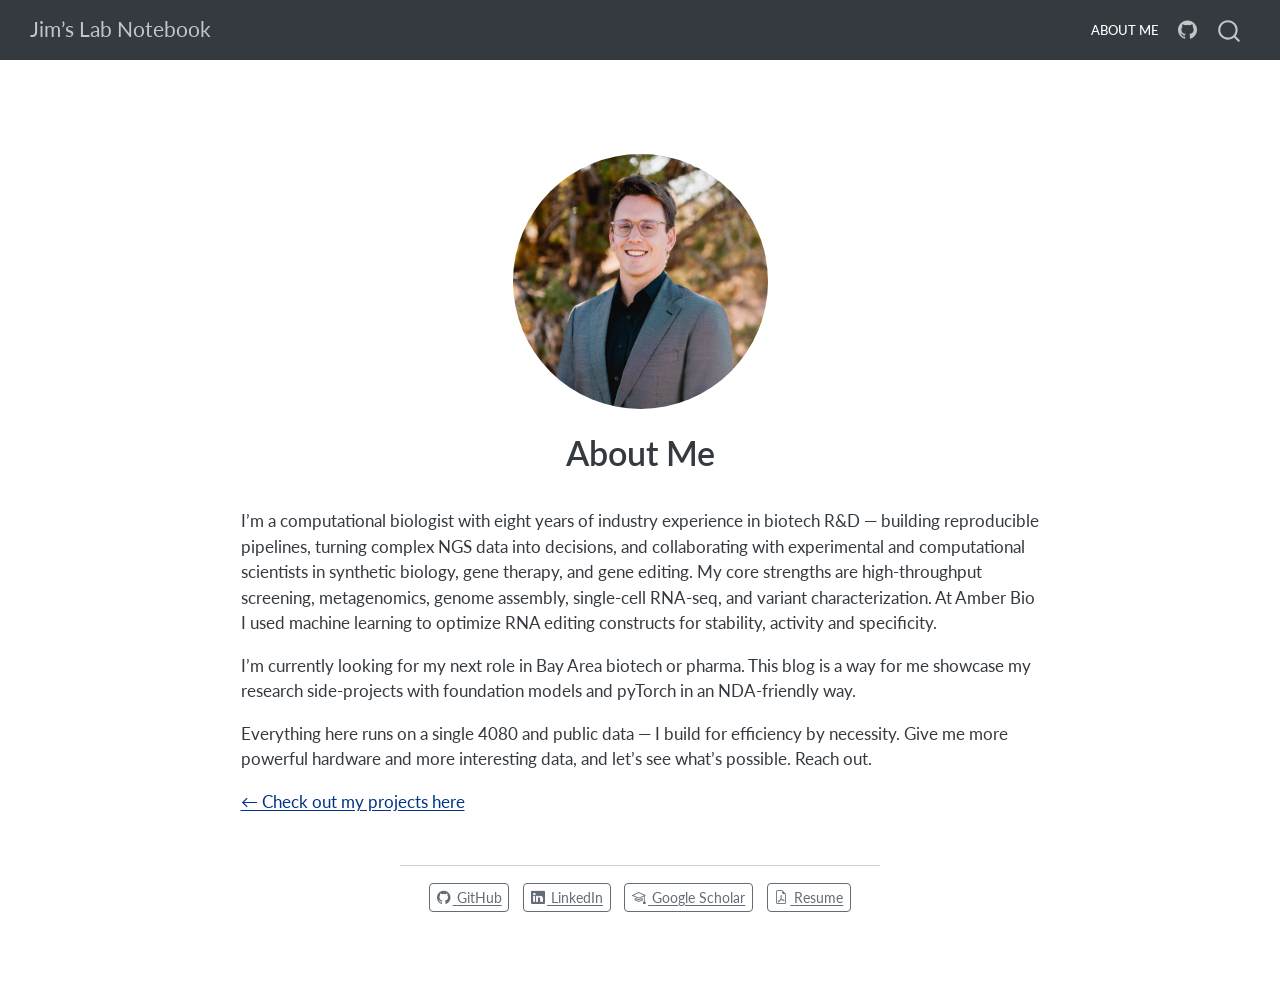
<file: about.html>
<!DOCTYPE html>
<html xmlns="http://www.w3.org/1999/xhtml" lang="en" xml:lang="en"><head>

<meta charset="utf-8">
<meta name="generator" content="quarto-1.10.19">

<meta name="viewport" content="width=device-width, initial-scale=1.0, user-scalable=yes">


<title>About Me – Jim’s Lab Notebook</title>
<style>
/* Default styles provided by pandoc.
** See https://pandoc.org/MANUAL.html#variables-for-html for config info.
*/
span.smallcaps{font-variant: small-caps;}
div.columns{display: flex; gap: 1.5em;}
div.column{flex: auto;}
@media screen {
div.columns{gap: min(4vw, 1.5em);}
div.column{overflow-x: auto;}
}
div.hanging-indent{margin-left: 1.5em; text-indent: -1.5em;}
ul.task-list{list-style: none;}
ul.task-list li input[type="checkbox"] {
  width: 0.8em;
  margin: 0 0.8em 0.2em -1em; /* quarto-specific, see https://github.com/quarto-dev/quarto-cli/issues/4556 */ 
  vertical-align: middle;
}
</style>


<script src="site_libs/quarto-nav/quarto-nav.js"></script>
<script src="site_libs/quarto-nav/headroom.min.js"></script>
<script src="site_libs/clipboard/clipboard.min.js"></script>
<script src="site_libs/quarto-search/autocomplete.umd.js"></script>
<script src="site_libs/quarto-search/fuse.min.js"></script>
<script src="site_libs/quarto-search/quarto-search.js"></script>
<meta name="quarto:offset" content="./">
<script src="site_libs/quarto-html/quarto.js" type="module"></script>
<script src="site_libs/quarto-html/tabsets/tabsets.js" type="module"></script>
<script src="site_libs/quarto-html/popper.min.js"></script>
<script src="site_libs/quarto-html/tippy.umd.min.js"></script>
<link href="site_libs/quarto-html/tippy.css" rel="stylesheet">
<link href="site_libs/quarto-html/quarto-syntax-highlighting-bf27225e3a48a9273f3daa8f8e829971.css" rel="stylesheet" id="quarto-text-highlighting-styles">
<script src="site_libs/bootstrap/bootstrap.min.js"></script>
<link href="site_libs/bootstrap/bootstrap-icons.css" rel="stylesheet">
<link href="site_libs/bootstrap/bootstrap-687364cc2cc5b3a9e4242b498ea9690e.min.css" rel="stylesheet" append-hash="true" id="quarto-bootstrap" data-mode="light">
<script id="quarto-search-options" type="application/json">{
  "location": "navbar",
  "copy-button": false,
  "collapse-after": 3,
  "panel-placement": "end",
  "type": "overlay",
  "limit": 50,
  "keyboard-shortcut": [
    "f",
    "/",
    "s"
  ],
  "show-item-context": false,
  "language": {
    "search-no-results-text": "No results",
    "search-matching-documents-text": "matching documents",
    "search-copy-link-title": "Copy link to search",
    "search-hide-matches-text": "Hide additional matches",
    "search-more-match-text": "more match in this document",
    "search-more-matches-text": "more matches in this document",
    "search-clear-button-title": "Clear",
    "search-text-placeholder": "",
    "search-detached-cancel-button-title": "Cancel",
    "search-submit-button-title": "Submit",
    "search-label": "Search"
  }
}</script>
<link rel="preconnect" href="https://fonts.googleapis.com">
<link rel="preconnect" href="https://fonts.gstatic.com" crossorigin="">
<link rel="stylesheet" href="https://fonts.googleapis.com/css2?family=Lato:ital,wght@0,400;0,700;0,900;1,400;1,700;1,900&amp;display=swap">


<link rel="stylesheet" href="styles.css">
</head>

<body class="nav-fixed fullcontent quarto-light">

<div id="quarto-search-results"></div>
  <header id="quarto-header" class="headroom fixed-top">
    <nav class="navbar navbar-expand-lg " data-bs-theme="dark">
      <div class="navbar-container container-fluid">
      <div class="navbar-brand-container mx-auto">
    <a class="navbar-brand" href="./index.html">
    <span class="navbar-title">Jim’s Lab Notebook</span>
    </a>
  </div>
            <div id="quarto-search" class="" title="Search"></div>
          <button class="navbar-toggler" type="button" data-bs-toggle="collapse" data-bs-target="#navbarCollapse" aria-controls="navbarCollapse" role="menu" aria-expanded="false" aria-label="Toggle navigation" onclick="if (window.quartoToggleHeadroom) { window.quartoToggleHeadroom(); }">
  <span class="navbar-toggler-icon"></span>
</button>
          <div class="collapse navbar-collapse" id="navbarCollapse">
            <ul class="navbar-nav navbar-nav-scroll ms-auto">
  <li class="nav-item">
    <a class="nav-link active" href="./about.html" aria-current="page"> 
<span class="menu-text">About Me</span></a>
  </li>  
  <li class="nav-item compact">
    <a class="nav-link" href="https://github.com/jimbogrif"> <i class="bi bi-github" role="img">
</i> 
<span class="menu-text"></span></a>
  </li>  
</ul>
          </div> <!-- /navcollapse -->
            <div class="quarto-navbar-tools">
</div>
      </div> <!-- /container-fluid -->
    </nav>
</header>
<!-- content -->
<div id="quarto-content" class="quarto-container page-columns page-rows-contents page-layout-article page-navbar">
<!-- sidebar -->
<!-- margin-sidebar -->
    
<!-- main -->
<div class="quarto-about-jolla">
  <img src="assets/headshot.jpg" class="about-image
  round " style="height: 15em; width: 15em;">
 <header id="title-block-header" class="quarto-title-block default">
<div class="quarto-title">
<h1 class="title">About Me</h1>
</div>
<div class="quarto-title-meta">
  </div>
</header><main class="content" id="quarto-document-content">
<div class="left">
<p>I’m a computational biologist with eight years of industry experience in biotech R&amp;D — building reproducible pipelines, turning complex NGS data into decisions, and collaborating with experimental and computational scientists in synthetic biology, gene therapy, and gene editing. My core strengths are high-throughput screening, metagenomics, genome assembly, single-cell RNA-seq, and variant characterization. At Amber Bio I used machine learning to optimize RNA editing constructs for stability, activity and specificity.</p>
<p>I’m currently looking for my next role in Bay Area biotech or pharma. This blog is a way for me showcase my research side-projects with foundation models and pyTorch in an NDA-friendly way.</p>
<p>Everything here runs on a single 4080 and public data — I build for efficiency by necessity. Give me more powerful hardware and more interesting data, and let’s see what’s possible. Reach out.</p>
<p><a href="../">← Check out my projects here</a></p>
</div>


</main> 
  <hr class="about-sep">
   <div class="about-links">
  <a href="https://github.com/jimbogrif" class="about-link" rel="" target="">
    <i class="bi bi-github"></i>
     <span class="about-link-text">GitHub</span>
  </a>
  <a href="https://www.linkedin.com/in/jim-griffin-7b156a157/" class="about-link" rel="" target="">
    <i class="bi bi-linkedin"></i>
     <span class="about-link-text">LinkedIn</span>
  </a>
  <a href="https://scholar.google.com/citations?user=z8KVusIAAAAJ" class="about-link" rel="" target="">
    <i class="bi bi-mortarboard"></i>
     <span class="about-link-text">Google Scholar</span>
  </a>
  <a href="/assets/resume.pdf" class="about-link" rel="" target="">
    <i class="bi bi-file-earmark-pdf"></i>
     <span class="about-link-text">Resume</span>
  </a>
</div>
</div>
 <!-- /main -->
<script id="quarto-html-after-body" type="application/javascript">
  window.document.addEventListener("DOMContentLoaded", function (event) {
    const isCodeAnnotation = (el) => {
      for (const clz of el.classList) {
        if (clz.startsWith('code-annotation-')) {                     
          return true;
        }
      }
      return false;
    }
    const onCopySuccess = function(e) {
      // button target
      const button = e.trigger;
      // don't keep focus
      button.blur();
      // flash "checked"
      button.classList.add('code-copy-button-checked');
      var currentTitle = button.getAttribute("title");
      button.setAttribute("title", "Copied!");
      let tooltip;
      if (window.bootstrap) {
        button.setAttribute("data-bs-toggle", "tooltip");
        button.setAttribute("data-bs-placement", "left");
        button.setAttribute("data-bs-title", "Copied!");
        tooltip = new bootstrap.Tooltip(button, 
          { trigger: "manual", 
            customClass: "code-copy-button-tooltip",
            offset: [0, -8]});
        tooltip.show();    
      }
      setTimeout(function() {
        if (tooltip) {
          tooltip.hide();
          button.removeAttribute("data-bs-title");
          button.removeAttribute("data-bs-toggle");
          button.removeAttribute("data-bs-placement");
        }
        button.setAttribute("title", currentTitle);
        button.classList.remove('code-copy-button-checked');
      }, 1000);
      // clear code selection
      e.clearSelection();
    }
    const getTextToCopy = function(trigger) {
      const outerScaffold = trigger.parentElement.cloneNode(true);
      const codeEl = outerScaffold.querySelector('code');
      for (const childEl of codeEl.children) {
        if (isCodeAnnotation(childEl)) {
          childEl.remove();
        }
      }
      return codeEl.innerText;
    }
    const clipboard = new window.ClipboardJS('.code-copy-button:not([data-in-quarto-modal])', {
      text: getTextToCopy
    });
    clipboard.on('success', onCopySuccess);
    if (window.document.getElementById('quarto-embedded-source-code-modal')) {
      const clipboardModal = new window.ClipboardJS('.code-copy-button[data-in-quarto-modal]', {
        text: getTextToCopy,
        container: window.document.getElementById('quarto-embedded-source-code-modal')
      });
      clipboardModal.on('success', onCopySuccess);
    }
      var localhostRegex = new RegExp(/^(?:http|https):\/\/localhost\:?[0-9]*\//);
      var mailtoRegex = new RegExp(/^mailto:/);
        var filterRegex = new RegExp("https:\/\/jimbogrif\.github\.io\/");
      var isInternal = (href) => {
          return filterRegex.test(href) || localhostRegex.test(href) || mailtoRegex.test(href);
      }
      // Inspect non-navigation links and adorn them if external
     var links = window.document.querySelectorAll('a[href]:not(.nav-link):not(.navbar-brand):not(.toc-action):not(.sidebar-link):not(.sidebar-item-toggle):not(.pagination-link):not(.no-external):not([aria-hidden]):not(.dropdown-item):not(.quarto-navigation-tool):not(.about-link)');
      for (var i=0; i<links.length; i++) {
        const link = links[i];
        if (!isInternal(link.href)) {
          // undo the damage that might have been done by quarto-nav.js in the case of
          // links that we want to consider external
          if (link.dataset.originalHref !== undefined) {
            link.href = link.dataset.originalHref;
          }
        }
      }
    function tippyHover(el, contentFn, onTriggerFn, onUntriggerFn) {
      const config = {
        allowHTML: true,
        maxWidth: 500,
        delay: 100,
        arrow: false,
        appendTo: function(el) {
            return el.parentElement;
        },
        interactive: true,
        interactiveBorder: 10,
        theme: 'quarto',
        placement: 'bottom-start',
      };
      if (contentFn) {
        config.content = contentFn;
      }
      if (onTriggerFn) {
        config.onTrigger = onTriggerFn;
      }
      if (onUntriggerFn) {
        config.onUntrigger = onUntriggerFn;
      }
      window.tippy(el, config); 
    }
    const noterefs = window.document.querySelectorAll('a[role="doc-noteref"]');
    for (var i=0; i<noterefs.length; i++) {
      const ref = noterefs[i];
      tippyHover(ref, function() {
        // use id or data attribute instead here
        let href = ref.getAttribute('data-footnote-href') || ref.getAttribute('href');
        try { href = new URL(href).hash; } catch {}
        const id = href.replace(/^#\/?/, "");
        const note = window.document.getElementById(id);
        if (note) {
          return note.innerHTML;
        } else {
          return "";
        }
      });
    }
    const xrefs = window.document.querySelectorAll('a.quarto-xref');
    const processXRef = (id, note) => {
      // Strip column container classes
      const stripColumnClz = (el) => {
        el.classList.remove("page-full", "page-columns");
        if (el.children) {
          for (const child of el.children) {
            stripColumnClz(child);
          }
        }
      }
      stripColumnClz(note)
      if (id === null || id.startsWith('sec-')) {
        // Special case sections, only their first couple elements
        const container = document.createElement("div");
        if (note.children && note.children.length > 2) {
          container.appendChild(note.children[0].cloneNode(true));
          for (let i = 1; i < note.children.length; i++) {
            const child = note.children[i];
            if (child.tagName === "P" && child.innerText === "") {
              continue;
            } else {
              container.appendChild(child.cloneNode(true));
              break;
            }
          }
          if (window.Quarto?.typesetMath) {
            window.Quarto.typesetMath(container);
          }
          return container.innerHTML
        } else {
          if (window.Quarto?.typesetMath) {
            window.Quarto.typesetMath(note);
          }
          return note.innerHTML;
        }
      } else {
        // Remove any anchor links if they are present
        const anchorLink = note.querySelector('a.anchorjs-link');
        if (anchorLink) {
          anchorLink.remove();
        }
        if (window.Quarto?.typesetMath) {
          window.Quarto.typesetMath(note);
        }
        if (note.classList.contains("callout")) {
          return note.outerHTML;
        } else {
          return note.innerHTML;
        }
      }
    }
    for (var i=0; i<xrefs.length; i++) {
      const xref = xrefs[i];
      tippyHover(xref, undefined, function(instance) {
        instance.disable();
        let url = xref.getAttribute('href');
        let hash = undefined; 
        if (url.startsWith('#')) {
          hash = url;
        } else {
          try { hash = new URL(url).hash; } catch {}
        }
        if (hash) {
          const id = hash.replace(/^#\/?/, "");
          const note = window.document.getElementById(id);
          if (note !== null) {
            try {
              const html = processXRef(id, note.cloneNode(true));
              instance.setContent(html);
            } finally {
              instance.enable();
              instance.show();
            }
          } else {
            // See if we can fetch this
            fetch(url.split('#')[0])
            .then(res => res.text())
            .then(html => {
              const parser = new DOMParser();
              const htmlDoc = parser.parseFromString(html, "text/html");
              const note = htmlDoc.getElementById(id);
              if (note !== null) {
                const html = processXRef(id, note);
                instance.setContent(html);
              } 
            }).finally(() => {
              instance.enable();
              instance.show();
            });
          }
        } else {
          // See if we can fetch a full url (with no hash to target)
          // This is a special case and we should probably do some content thinning / targeting
          fetch(url)
          .then(res => res.text())
          .then(html => {
            const parser = new DOMParser();
            const htmlDoc = parser.parseFromString(html, "text/html");
            const note = htmlDoc.querySelector('main.content');
            if (note !== null) {
              // This should only happen for chapter cross references
              // (since there is no id in the URL)
              // remove the first header
              if (note.children.length > 0 && note.children[0].tagName === "HEADER") {
                note.children[0].remove();
              }
              const html = processXRef(null, note);
              instance.setContent(html);
            } 
          }).finally(() => {
            instance.enable();
            instance.show();
          });
        }
      }, function(instance) {
      });
    }
        let selectedAnnoteEl;
        const selectorForAnnotation = ( cell, annotation) => {
          let cellAttr = 'data-code-cell="' + cell + '"';
          let lineAttr = 'data-code-annotation="' +  annotation + '"';
          const selector = 'span[' + cellAttr + '][' + lineAttr + ']';
          return selector;
        }
        const selectCodeLines = (annoteEl) => {
          const doc = window.document;
          const targetCell = annoteEl.getAttribute("data-target-cell");
          const targetAnnotation = annoteEl.getAttribute("data-target-annotation");
          const annoteSpan = window.document.querySelector(selectorForAnnotation(targetCell, targetAnnotation));
          const lines = annoteSpan.getAttribute("data-code-lines").split(",");
          const lineIds = lines.map((line) => {
            return targetCell + "-" + line;
          })
          let top = null;
          let height = null;
          let parent = null;
          if (lineIds.length > 0) {
              //compute the position of the single el (top and bottom and make a div)
              const el = window.document.getElementById(lineIds[0]);
              top = el.offsetTop;
              height = el.offsetHeight;
              parent = el.parentElement.parentElement;
            if (lineIds.length > 1) {
              const lastEl = window.document.getElementById(lineIds[lineIds.length - 1]);
              const bottom = lastEl.offsetTop + lastEl.offsetHeight;
              height = bottom - top;
            }
            if (top !== null && height !== null && parent !== null) {
              // cook up a div (if necessary) and position it 
              let div = window.document.getElementById("code-annotation-line-highlight");
              if (div === null) {
                div = window.document.createElement("div");
                div.setAttribute("id", "code-annotation-line-highlight");
                div.style.position = 'absolute';
                parent.appendChild(div);
              }
              div.style.top = top - 2 + "px";
              div.style.height = height + 4 + "px";
              div.style.left = 0;
              let gutterDiv = window.document.getElementById("code-annotation-line-highlight-gutter");
              if (gutterDiv === null) {
                gutterDiv = window.document.createElement("div");
                gutterDiv.setAttribute("id", "code-annotation-line-highlight-gutter");
                gutterDiv.style.position = 'absolute';
                const codeCell = window.document.getElementById(targetCell);
                const gutter = codeCell.querySelector('.code-annotation-gutter');
                gutter.appendChild(gutterDiv);
              }
              gutterDiv.style.top = top - 2 + "px";
              gutterDiv.style.height = height + 4 + "px";
            }
            selectedAnnoteEl = annoteEl;
          }
        };
        const unselectCodeLines = () => {
          const elementsIds = ["code-annotation-line-highlight", "code-annotation-line-highlight-gutter"];
          elementsIds.forEach((elId) => {
            const div = window.document.getElementById(elId);
            if (div) {
              div.remove();
            }
          });
          selectedAnnoteEl = undefined;
        };
          // Handle positioning of the toggle
      window.addEventListener(
        "resize",
        throttle(() => {
          elRect = undefined;
          if (selectedAnnoteEl) {
            selectCodeLines(selectedAnnoteEl);
          }
        }, 10)
      );
      function throttle(fn, ms) {
      let throttle = false;
      let timer;
        return (...args) => {
          if(!throttle) { // first call gets through
              fn.apply(this, args);
              throttle = true;
          } else { // all the others get throttled
              if(timer) clearTimeout(timer); // cancel #2
              timer = setTimeout(() => {
                fn.apply(this, args);
                timer = throttle = false;
              }, ms);
          }
        };
      }
        // Attach click handler to the DT
        const annoteDls = window.document.querySelectorAll('dt[data-target-cell]');
        for (const annoteDlNode of annoteDls) {
          annoteDlNode.addEventListener('click', (event) => {
            const clickedEl = event.target;
            if (clickedEl !== selectedAnnoteEl) {
              unselectCodeLines();
              const activeEl = window.document.querySelector('dt[data-target-cell].code-annotation-active');
              if (activeEl) {
                activeEl.classList.remove('code-annotation-active');
              }
              selectCodeLines(clickedEl);
              clickedEl.classList.add('code-annotation-active');
            } else {
              // Unselect the line
              unselectCodeLines();
              clickedEl.classList.remove('code-annotation-active');
            }
          });
        }
    const findCites = (el) => {
      const parentEl = el.parentElement;
      if (parentEl) {
        const cites = parentEl.dataset.cites;
        if (cites) {
          return {
            el,
            cites: cites.split(' ')
          };
        } else {
          return findCites(el.parentElement)
        }
      } else {
        return undefined;
      }
    };
    var bibliorefs = window.document.querySelectorAll('a[role="doc-biblioref"]');
    for (var i=0; i<bibliorefs.length; i++) {
      const ref = bibliorefs[i];
      const citeInfo = findCites(ref);
      if (citeInfo) {
        tippyHover(citeInfo.el, function() {
          var popup = window.document.createElement('div');
          citeInfo.cites.forEach(function(cite) {
            var citeDiv = window.document.createElement('div');
            citeDiv.classList.add('hanging-indent');
            citeDiv.classList.add('csl-entry');
            var biblioDiv = window.document.getElementById('ref-' + cite);
            if (biblioDiv) {
              citeDiv.innerHTML = biblioDiv.innerHTML;
            }
            popup.appendChild(citeDiv);
          });
          return popup.innerHTML;
        });
      }
    }
  });
  </script>
</div> <!-- /content -->




</body></html>
</file>
<file: site_libs/quarto-html/tippy.css>
.tippy-box[data-animation=fade][data-state=hidden]{opacity:0}[data-tippy-root]{max-width:calc(100vw - 10px)}.tippy-box{position:relative;background-color:#333;color:#fff;border-radius:4px;font-size:14px;line-height:1.4;white-space:normal;outline:0;transition-property:transform,visibility,opacity}.tippy-box[data-placement^=top]>.tippy-arrow{bottom:0}.tippy-box[data-placement^=top]>.tippy-arrow:before{bottom:-7px;left:0;border-width:8px 8px 0;border-top-color:initial;transform-origin:center top}.tippy-box[data-placement^=bottom]>.tippy-arrow{top:0}.tippy-box[data-placement^=bottom]>.tippy-arrow:before{top:-7px;left:0;border-width:0 8px 8px;border-bottom-color:initial;transform-origin:center bottom}.tippy-box[data-placement^=left]>.tippy-arrow{right:0}.tippy-box[data-placement^=left]>.tippy-arrow:before{border-width:8px 0 8px 8px;border-left-color:initial;right:-7px;transform-origin:center left}.tippy-box[data-placement^=right]>.tippy-arrow{left:0}.tippy-box[data-placement^=right]>.tippy-arrow:before{left:-7px;border-width:8px 8px 8px 0;border-right-color:initial;transform-origin:center right}.tippy-box[data-inertia][data-state=visible]{transition-timing-function:cubic-bezier(.54,1.5,.38,1.11)}.tippy-arrow{width:16px;height:16px;color:#333}.tippy-arrow:before{content:"";position:absolute;border-color:transparent;border-style:solid}.tippy-content{position:relative;padding:5px 9px;z-index:1}
</file>
<file: site_libs/quarto-html/quarto-syntax-highlighting-bf27225e3a48a9273f3daa8f8e829971.css>
/* quarto syntax highlight colors */
:root {
  --quarto-hl-ot-color: #003B4F;
  --quarto-hl-at-color: #657422;
  --quarto-hl-ss-color: #20794D;
  --quarto-hl-an-color: #5E5E5E;
  --quarto-hl-fu-color: #4758AB;
  --quarto-hl-st-color: #20794D;
  --quarto-hl-cf-color: #003B4F;
  --quarto-hl-op-color: #5E5E5E;
  --quarto-hl-er-color: #AD0000;
  --quarto-hl-bn-color: #AD0000;
  --quarto-hl-al-color: #AD0000;
  --quarto-hl-va-color: #111111;
  --quarto-hl-bu-color: inherit;
  --quarto-hl-ex-color: inherit;
  --quarto-hl-pp-color: #AD0000;
  --quarto-hl-in-color: #5E5E5E;
  --quarto-hl-vs-color: #20794D;
  --quarto-hl-wa-color: #5E5E5E;
  --quarto-hl-do-color: #5E5E5E;
  --quarto-hl-im-color: #00769E;
  --quarto-hl-ch-color: #20794D;
  --quarto-hl-dt-color: #AD0000;
  --quarto-hl-fl-color: #AD0000;
  --quarto-hl-co-color: #5E5E5E;
  --quarto-hl-cv-color: #5E5E5E;
  --quarto-hl-cn-color: #8f5902;
  --quarto-hl-sc-color: #5E5E5E;
  --quarto-hl-dv-color: #AD0000;
  --quarto-hl-kw-color: #003B4F;
}

/* other quarto variables */
:root {
  --quarto-font-monospace: SFMono-Regular, Menlo, Monaco, Consolas, "Liberation Mono", "Courier New", monospace;
}

/* syntax highlight based on Pandoc's rules */
pre > code.sourceCode > span {
  color: #003B4F;
}

code.sourceCode > span {
  color: #003B4F;
}

div.sourceCode,
div.sourceCode pre.sourceCode {
  color: #003B4F;
}

/* Normal */
code span {
  color: #003B4F;
}

/* Alert */
code span.al {
  color: #AD0000;
  font-style: inherit;
}

/* Annotation */
code span.an {
  color: #5E5E5E;
  font-style: inherit;
}

/* Attribute */
code span.at {
  color: #657422;
  font-style: inherit;
}

/* BaseN */
code span.bn {
  color: #AD0000;
  font-style: inherit;
}

/* BuiltIn */
code span.bu {
  font-style: inherit;
}

/* ControlFlow */
code span.cf {
  color: #003B4F;
  font-weight: bold;
  font-style: inherit;
}

/* Char */
code span.ch {
  color: #20794D;
  font-style: inherit;
}

/* Constant */
code span.cn {
  color: #8f5902;
  font-style: inherit;
}

/* Comment */
code span.co {
  color: #5E5E5E;
  font-style: inherit;
}

/* CommentVar */
code span.cv {
  color: #5E5E5E;
  font-style: italic;
}

/* Documentation */
code span.do {
  color: #5E5E5E;
  font-style: italic;
}

/* DataType */
code span.dt {
  color: #AD0000;
  font-style: inherit;
}

/* DecVal */
code span.dv {
  color: #AD0000;
  font-style: inherit;
}

/* Error */
code span.er {
  color: #AD0000;
  font-style: inherit;
}

/* Extension */
code span.ex {
  font-style: inherit;
}

/* Float */
code span.fl {
  color: #AD0000;
  font-style: inherit;
}

/* Function */
code span.fu {
  color: #4758AB;
  font-style: inherit;
}

/* Import */
code span.im {
  color: #00769E;
  font-style: inherit;
}

/* Information */
code span.in {
  color: #5E5E5E;
  font-style: inherit;
}

/* Keyword */
code span.kw {
  color: #003B4F;
  font-weight: bold;
  font-style: inherit;
}

/* Operator */
code span.op {
  color: #5E5E5E;
  font-style: inherit;
}

/* Other */
code span.ot {
  color: #003B4F;
  font-style: inherit;
}

/* Preprocessor */
code span.pp {
  color: #AD0000;
  font-style: inherit;
}

/* SpecialChar */
code span.sc {
  color: #5E5E5E;
  font-style: inherit;
}

/* SpecialString */
code span.ss {
  color: #20794D;
  font-style: inherit;
}

/* String */
code span.st {
  color: #20794D;
  font-style: inherit;
}

/* Variable */
code span.va {
  color: #111111;
  font-style: inherit;
}

/* VerbatimString */
code span.vs {
  color: #20794D;
  font-style: inherit;
}

/* Warning */
code span.wa {
  color: #5E5E5E;
  font-style: italic;
}

.prevent-inlining {
  content: "</";
}

/*# sourceMappingURL=8be38f48d34c45af72792cbd699585e7.css.map */
</file>
<file: styles.css>
/* css styles */
.left {
  text-align: left;
}

.profile-header {
  display: flex;
  align-items: center;
  gap: 1.5rem;
  margin-bottom: 1rem;
}

.profile-pic {
  width: 140px;
  height: 140px;
  border-radius: 50%;     /* circular headshot */
  object-fit: cover;      /* crops to fill the circle without distortion */
  flex-shrink: 0;         /* keeps the photo from squishing */
}

.profile-text {
  flex: 1;
}

/* stack vertically on narrow screens */
@media (max-width: 600px) {
  .profile-header {
    flex-direction: column;
    text-align: center;
  }
}

.quarto-title-block .quarto-title .title {
  text-align: center;
}

/* Sandstone styles every .nav-tabs .nav-link with the same rule it uses for
   .btn and the navbar: uppercase, 13px, line-height 22px. Scoped overrides so
   panel-tabset labels read as body text (17px / 1.5) in the case written,
   while navbar and button styling stay untouched. font-weight 500 is left as
   sandstone sets it, to keep the labels distinct from the tab contents. */
.panel-tabset .nav-tabs .nav-link {
  text-transform: none;
  font-size: inherit;
  line-height: inherit;
}
</file>
